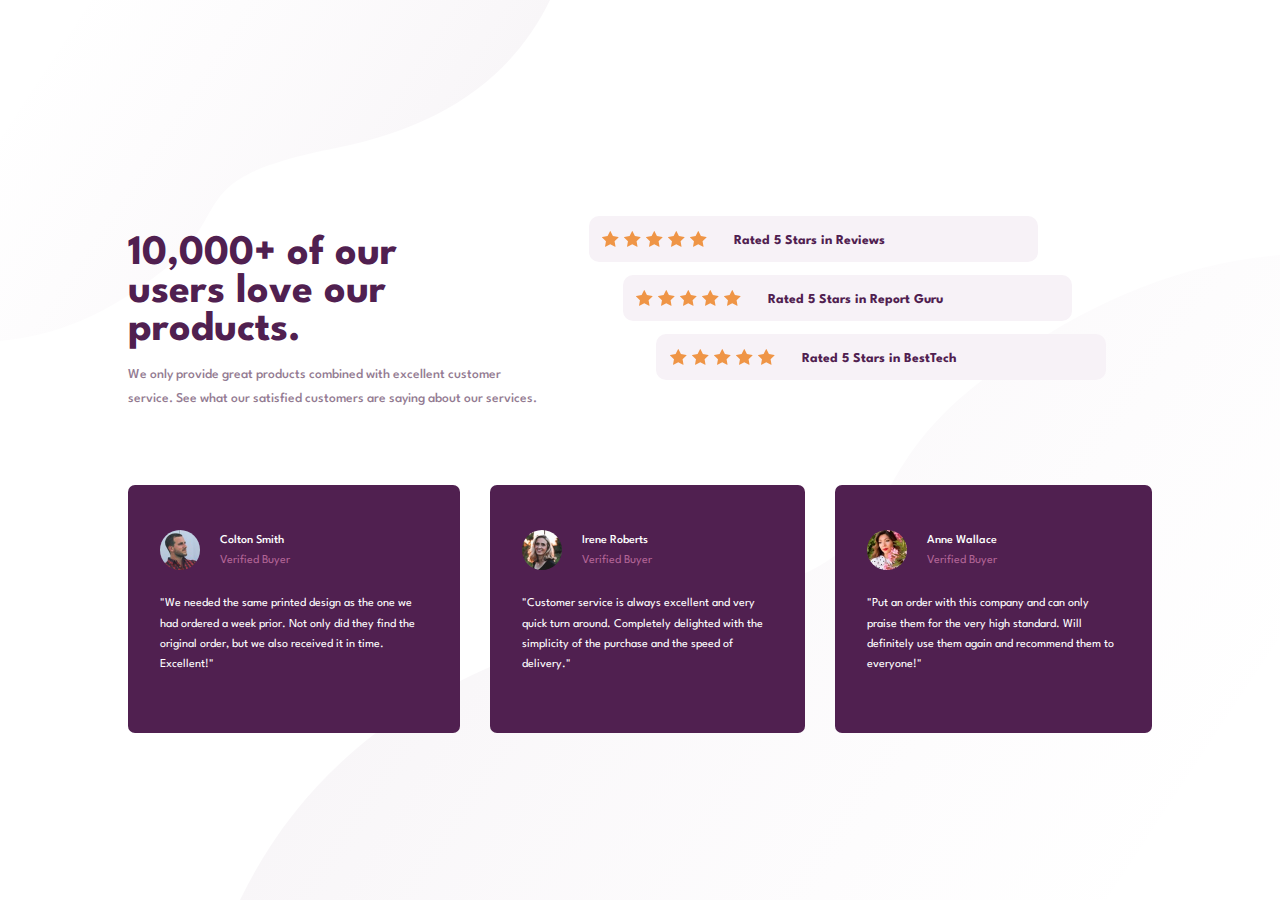
<file: index.html>
<!doctype html>
<html lang="en">
<head>
    <meta charset="UTF-8">
    <meta name="viewport"
          content="width=device-width, user-scalable=no, initial-scale=1.0, maximum-scale=1.0, minimum-scale=1.0">
    <meta http-equiv="X-UA-Compatible" content="ie=edge">
    <title>Calificaciones</title>
    <link href="https://fonts.googleapis.com/css2?family=Spartan:wght@400;500;700&display=swap" rel="stylesheet">
    <link rel="stylesheet" href="static/css/styles.css">
    <link rel="icon" type="image/png" href="static/images/favicon-32x32.png">
</head>
<body>

<div class="wrapper">

    <div class="u-desktop">

        <section class="header">
            <h1 class="header-titulo">10,000+ of our users love our products.</h1>

            <p class="header-p">
                We only provide great products combined with excellent customer service.
                See what our satisfied customers are saying about our services.
            </p>
        </section>

        <section class="calificaciones">

            <article class="calificaciones-content">
                <img src="static/images/icon-star.svg" alt="">
                <img src="static/images/icon-star.svg" alt="">
                <img src="static/images/icon-star.svg" alt="">
                <img src="static/images/icon-star.svg" alt="">
                <img src="static/images/icon-star.svg" alt="">
                <span>Rated 5 Stars in Reviews</span>
            </article>

            <article class="calificaciones-content">
                <img src="static/images/icon-star.svg" alt="">
                <img src="static/images/icon-star.svg" alt="">
                <img src="static/images/icon-star.svg" alt="">
                <img src="static/images/icon-star.svg" alt="">
                <img src="static/images/icon-star.svg" alt="">
                <span>Rated 5 Stars in Report Guru</span>
            </article>

            <article class="calificaciones-content">
                <img src="static/images/icon-star.svg" alt="">
                <img src="static/images/icon-star.svg" alt="">
                <img src="static/images/icon-star.svg" alt="">
                <img src="static/images/icon-star.svg" alt="">
                <img src="static/images/icon-star.svg" alt="">
                <span>Rated 5 Stars in BestTech</span>
            </article>

        </section>

    </div>

    <section class="reviews">

        <article class="reviews-content">

            <div class="reviews-header">
                <img class="reviews-img" src="static/images/image-colton.jpg" alt="">
                <div>
                    <span class="reviews-header-name">Colton Smith</span>
                    <span class="reviews-header-verify">Verified Buyer</span>
                </div>
            </div>

            <p class="reviews-p">
                "We needed the same printed design as the one we had ordered a week prior.
                Not only did they find the original order, but we also received it in time.
                Excellent!"
            </p>

        </article>

        <article class="reviews-content">

            <div class="reviews-header">
                <img class="reviews-img" src="static/images/image-irene.jpg" alt="">
                <div>
                    <span class="reviews-header-name">Irene Roberts</span>
                    <span class="reviews-header-verify">Verified Buyer</span>
                </div>
            </div>

            <p class="reviews-p">
                "Customer service is always excellent and very quick turn around. Completely
                delighted with the simplicity of the purchase and the speed of delivery."
            </p>

        </article>

        <article class="reviews-content">

            <div class="reviews-header">
                <img class="reviews-img" src="static/images/image-anne.jpg" alt="">
                <div>
                    <span class="reviews-header-name">Anne Wallace</span>
                    <span class="reviews-header-verify">Verified Buyer</span>
                </div>
            </div>

            <p class="reviews-p">
                "Put an order with this company and can only praise them for the very high
                standard. Will definitely use them again and recommend them to everyone!"
            </p>

        </article>

    </section>

</div>



</body>
</html>
</file>
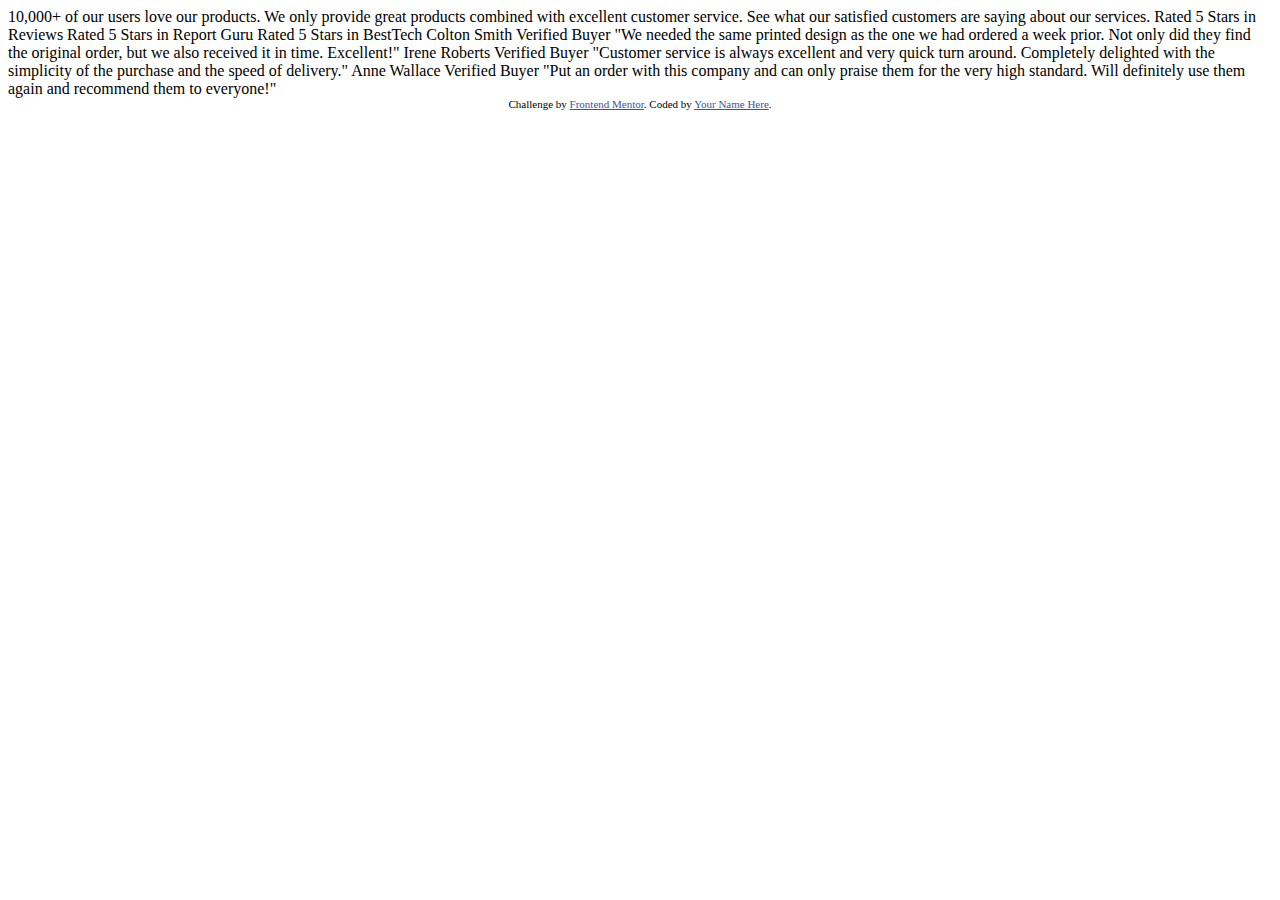
<file: assets/index.html>
<!DOCTYPE html>
<html lang="en">
  <head>
    <meta charset="UTF-8" />
    <meta name="viewport" content="width=device-width, initial-scale=1.0" />
    <!-- displays site properly based on user's device -->

    <link
      rel="icon"
      type="image/png"
      sizes="32x32"
      href="./images/favicon-32x32.png"
    />

    <title>Frontend Mentor | Social proof section</title>

    <!-- Feel free to remove these styles or customise in your own stylesheet 👍 -->
    <style>
      .attribution {
        font-size: 11px;
        text-align: center;
      }
      .attribution a {
        color: hsl(228, 45%, 44%);
      }
    </style>
  </head>
  <body>
    10,000+ of our users love our products.

    We only provide great products combined with excellent customer service.
    See what our satisfied customers are saying about our services.
    
    Rated 5 Stars in Reviews
    Rated 5 Stars in Report Guru
    Rated 5 Stars in BestTech
    
    Colton Smith 
    Verified Buyer
    "We needed the same printed design as the one we had ordered a week prior.
    Not only did they find the original order, but we also received it in time.
    Excellent!"
    
    Irene Roberts 
    Verified Buyer
    "Customer service is always excellent and very quick turn around. Completely
    delighted with the simplicity of the purchase and the speed of delivery."
    
    Anne Wallace 
    Verified Buyer
    "Put an order with this company and can only praise them for the very high
    standard. Will definitely use them again and recommend them to everyone!"

    <div class="attribution">
      Challenge by
      <a href="https://www.frontendmentor.io?ref=challenge" target="_blank"
        >Frontend Mentor</a
      >. Coded by <a href="#">Your Name Here</a>.
    </div>
  </body>
</html>
</file>
<file: static/css/styles.css>
.header{text-align:center;background-size:103%}.header-titulo{font-size:2em;padding:1.3em 1em 0;font-weight:700;color:#502050}.header-p{font-size:1em;font-weight:500;line-height:1.8;color:#937b92}@media screen and (min-width: 1024px){.header{width:45%;background:none;text-align:left}.header-titulo{padding-left:0;padding-right:2.5em;font-size:2.8em;margin-bottom:0}.header-p{padding-right:3em;font-size:.9em}}.calificaciones{margin-top:2.5em;margin-bottom:4em}.calificaciones .wrapper{padding-top:.8em}.calificaciones-content{padding:1.1em 1em;text-align:center;display:block;background:#f7f2f7;border-radius:10px;margin-top:1em}.calificaciones-content:first-of-type{margin-top:0}.calificaciones-content img{margin-right:5px}.calificaciones-content img:last-of-type{margin-right:0}.calificaciones-content span{color:#502050;display:block;margin-top:.8em;font-weight:700}@media screen and (min-width: 1024px){.calificaciones{width:55%;margin-top:29.8px;padding-top:48.8px}.calificaciones-content{display:flex;align-items:center;width:75%;font-size:.9em}.calificaciones-content:nth-of-type(2){margin-left:2.5em}.calificaciones-content:last-of-type{margin-left:5em}.calificaciones-content img:last-of-type{margin-right:2em}.calificaciones-content span{margin-top:.3em}}.reviews-content{padding:3em 2.1em;background:#502050;border-radius:7px;margin-bottom:2em}.reviews-img{width:40px;height:40px;border-radius:50%;margin-right:20px}.reviews-header{display:flex}.reviews-header-name{color:#fff;display:block;line-height:1.8;font-weight:500}.reviews-header-verify{color:#b36597}.reviews-p{color:#fff;font-size:.9em;line-height:1.7;margin-top:2em}@media screen and (min-width: 1024px){.reviews{display:flex}.reviews-content{margin-right:2em}.reviews-content:last-of-type{margin-right:0}.reviews-header-name,.reviews-header-verify{font-size:.8em}.reviews-p{font-size:.8em}}body{font-size:15px;font-family:"Spartan",sans-serif;margin:0;background-image:url("../images/bg-pattern-top-mobile.svg"),url("../images/bg-pattern-bottom-mobile.svg");background-repeat:no-repeat;background-position:top left,bottom right;background-size:375px,380px}.wrapper{max-width:1024px;padding:1.1em;margin:auto}@media screen and (min-width: 1024px){.u-desktop{display:flex;flex-wrap:wrap;align-items:center;margin-bottom:3em}body{background-image:url("../images/bg-pattern-top-desktop.svg"),url("../images/bg-pattern-bottom-desktop.svg");background-repeat:no-repeat;background-position:top left,bottom right;background-size:550px,1040px;height:100vh;display:flex;align-items:center}}/*# sourceMappingURL=styles.css.map */
</file>
